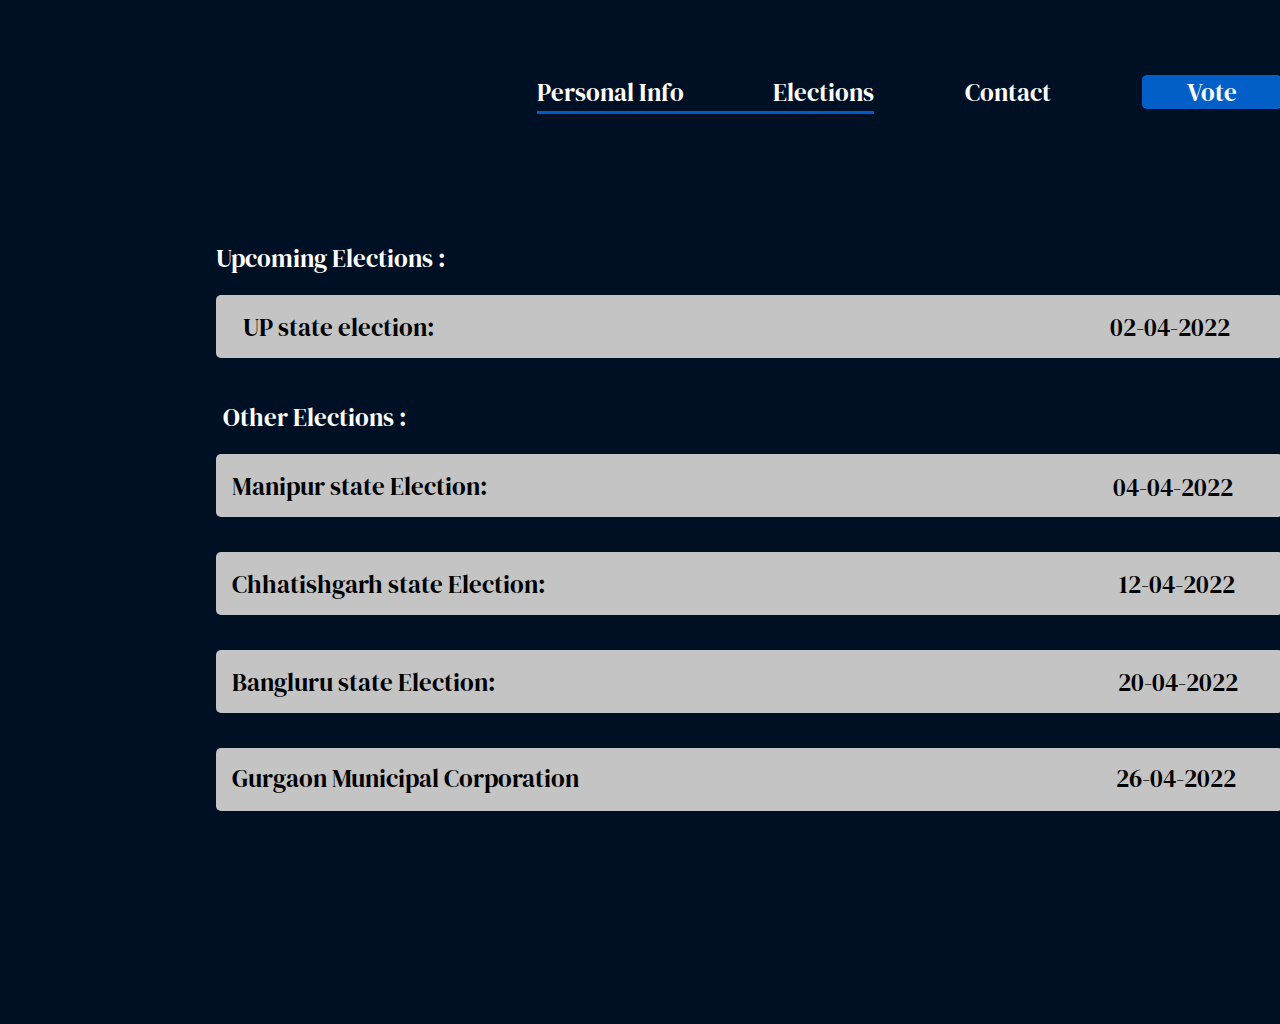
<file: electionpage.html>
<!DOCTYPE html>
<html>
<head>
  <meta charset="utf-8" />
  <link rel="icon" href="/favicon.ico" />
  <meta name="viewport" content="width=device-width, initial-scale=1.0">
  <meta name="theme-color" content="#000000" />
  <title>ElectionPage</title>
  <link rel="stylesheet" href="https://fonts.googleapis.com/css?family=DM+Serif+Display%3A400"/>
  <link rel="stylesheet" href="https://fonts.googleapis.com/css?family=Source+Sans+Pro%3A400"/>
  <link rel="stylesheet" href="./styles/electionpage.css"/>
</head>
<body>
<div class="electionpage-Caq">
  <div class="dashboardnavbar-Lh3">
    <div class="auto-group-rmu9-U2Z">
      <p class="elections-oad">Elections</p>
      <div class="group-7-WE9">Personal Info</div>
    </div>
    <p class="contact-ajo">Contact</p>
    <div class="votebutton-WdT">
      <div class="rectangle-22-4Q5">
      </div>
      <p class="vote-n5B">Vote</p>
    </div>
  </div>
  <p class="upcoming-elections--fem">Upcoming Elections :</p>
  <div class="auto-group-ohj5-yQZ">
    <p class="up-state-election--4gu">UP state election:</p>
    <p class="item-02-04-2022-av9">02-04-2022</p>
  </div>
  <p class="other-elections--HpZ">Other Elections : </p>
  <div class="group-11-bKT">
    <p class="manipur-state-election--u5F">Manipur state Election: </p>
    <p class="item-04-04-2022-ckM">04-04-2022</p>
  </div>
  <div class="group-10-iYV">
    <p class="chhatishgarh-state-election--Rho">Chhatishgarh state Election: </p>
    <p class="item-12-04-2022-Z3K">12-04-2022</p>
  </div>
  <div class="group-9-GiR">
    <p class="bangluru-state-election--nRs">Bangluru state Election:</p>
    <p class="item-20-04-2022-7j3">20-04-2022</p>
  </div>
  <div class="group-8-Rzd">
    <p class="gurgaon-municipal-corporation-wCH">Gurgaon Municipal Corporation</p>
    <p class="item-26-04-2022-GEZ">26-04-2022</p>
  </div>
</div>
</body>
</html>
</file>
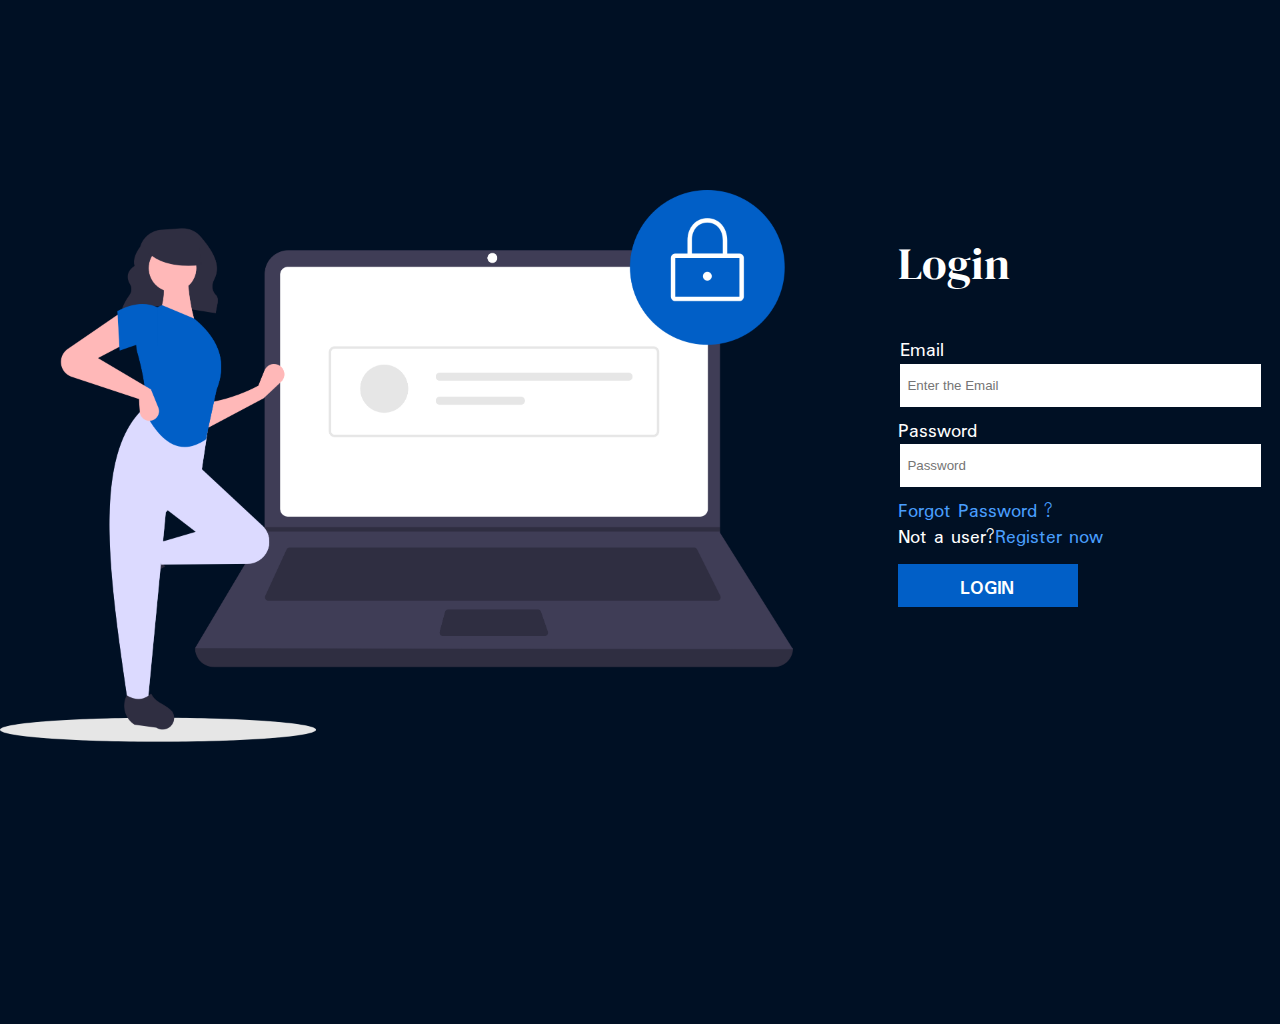
<file: login-page.html>
<!DOCTYPE html>
<html>
<head>
  <meta charset="utf-8" />
  <link rel="icon" href="/favicon.ico" />
  <meta name="viewport" content="width=device-width, initial-scale=1.0">
  <meta name="theme-color" content="#000000" />
  <title>Login Page</title>
  <link rel="stylesheet" href="https://fonts.googleapis.com/css?family=Padauk%3A400%2C700"/>
  <link rel="stylesheet" href="https://fonts.googleapis.com/css?family=DM+Serif+Display%3A400"/>
  <link rel="stylesheet" href="https://fonts.googleapis.com/css?family=Source+Sans+Pro%3A400%2C700"/>
  <link rel="stylesheet" href="./styles/login-page.css"/>
</head>
<body>
<div class="login-page-ufK">
  <img class="login-1-2V3" src="./assets/login-1.png"/>
  <div class="group-4-MnD">
    <div class="auto-group-klww-tn9">
      <p class="login-qhP">Login</p>
      <div class="auto-group-9vrx-AUm">
        <p class="email-hjb">Email</p>
        <input class="rectangle-19-Qe1" type="email" placeholder="  Enter the Email">
      </div>
    </div>
    <div class="auto-group-5srz-jRP">
      <p class="password-grR">Password</p>
      <input class="rectangle-20-cVB" type="password" placeholder="  Password">
    </div>
    <div class="auto-group-ess5-kLV">
      <div class="auto-group-dqyv-6fF">
        <p class="forgot-password--pbF" id="forgot-password--pbF">Forgot Password ?</p>
        <p class="not-a-user-register-now-LpV">
          <span class="not-a-user-register-now-LpV-sub-0">Not a user? </span>
          <span class="not-a-user-register-now-LpV-sub-1" id="not-a-user-register-now-LpV-sub-1">Register now</span>
        </p>
      </div>
      <div class="group-5-Ah3" id="group-5-Ah3">LOGIN</div>
    </div>
  </div>
</div>
</body>
<script>
  const linkButton = document.getElementById('group-5-Ah3');
    linkButton.addEventListener('click', () => {
    window.location.href = 'personalinfo.html';
  });
  const linkBtn = document.getElementById('not-a-user-register-now-LpV-sub-1');
    linkBtn.addEventListener('click', () => {
    window.location.href = 'registration-page.html';
  });
</script>
</html>
</file>
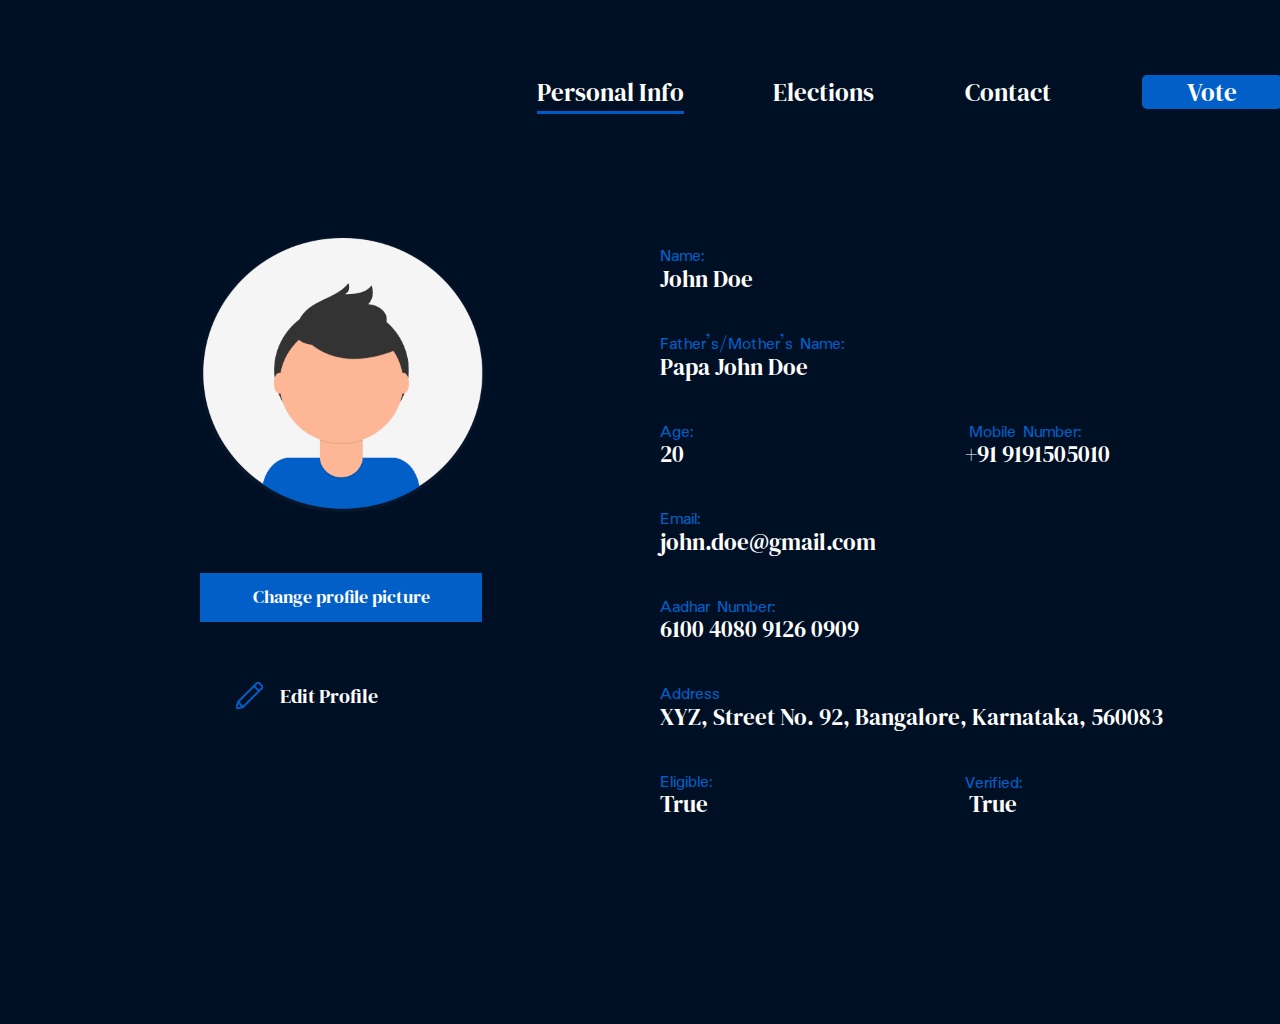
<file: personalinfo.html>
<!DOCTYPE html>
<html>
<head>
  <meta charset="utf-8" />
  <link rel="icon" href="/favicon.ico" />
  <meta name="viewport" content="width=device-width, initial-scale=1.0">
  <meta name="theme-color" content="#000000" />
  <title>PersonalInfo</title>
  <link rel="stylesheet" href="https://fonts.googleapis.com/css?family=DM+Serif+Display%3A400"/>
  <link rel="stylesheet" href="https://fonts.googleapis.com/css?family=Source+Sans+Pro%3A400"/>
  <link rel="stylesheet" href="https://fonts.googleapis.com/css?family=Padauk%3A400"/>
  <link rel="stylesheet" href="./styles/personalinfo.css"/>
</head>
<body>
<div class="personalinfo-nUm">
  <div class="dashboardnavbar-71F">
    <div class="group-7-Rnd">Personal Info</div>
    <p class="elections-sed" id="elections-sed">Elections</p>
    <p class="contact-c6R">Contact</p>
    <div class="votebutton-wPb">
      <div class="rectangle-22-gry">
      </div>
      <p class="vote-pyB">Vote</p>
    </div>
  </div>
  <div class="profile-7xH">
    <div class="auto-group-feum-sRf">
      <img class="group-6-QgV" src="./assets/group-6.png"/>
      <div class="auto-group-o4hb-ZJV">
        <div class="auto-group-vyx3-7L1">Change profile picture</div>
        <div class="auto-group-nkqo-Ap5">
          <img class="vector-6hj" src="./assets/vector-BdP.png"/>
          <p class="edit-profile-qfK">Edit Profile</p>
        </div>
      </div>
    </div>
    <div class="personalinfo-knH">
      <div class="auto-group-rnmt-hxR">
        <div class="auto-group-wvxk-3WV">
          <p class="john-doe-PqF">John Doe</p>
          <p class="name--h5F">Name:</p>
        </div>
        <div class="auto-group-kdid-CXo">
          <p class="papa-john-doe-kJR">Papa John Doe</p>
          <p class="fathers-mothers-name--fRP">Father’s/Mother’s Name:</p>
        </div>
        <div class="auto-group-ywu7-yBB">
          <div class="auto-group-2sxs-6mb">
            <p class="item-19-dFj">20</p>
            <p class="age--Y7o">Age:</p>
          </div>
          <div class="auto-group-aqdo-4M3">
            <p class="item-91-9191505010-RBb">+91 9191505010</p>
            <p class="mobile-number--XVX">Mobile Number:</p>
          </div>
        </div>
        <div class="auto-group-ekrz-3Cy">
          <p class="johndoegmailcom-PXj">john.doe@gmail.com</p>
          <p class="email--uFB">Email:</p>
        </div>
        <div class="auto-group-vwkw-BiV">
          <p class="item-6100-4080-9126-0909-iCd">6100 4080 9126 0909</p>
          <p class="aadhar-number--xMs">Aadhar Number:</p>
        </div>
      </div>
      <div class="auto-group-geh3-eEh">
        <p class="xyz-street-no-92-gurgaon-uttar-pardesh-100021-zJZ">XYZ, Street No. 92, Bangalore, Karnataka, 560083</p>
        <p class="address-gBP">Address</p>
      </div>
      <div class="auto-group-2bgy-anZ">
        <div class="auto-group-gxf3-Ved">
          <p class="true-SZs">True</p>
          <p class="eligible--m6M">Eligible:</p>
        </div>
        <div class="auto-group-9hv7-UmT">
          <p class="true-EVj">True</p>
          <p class="verified--wuw">Verified:</p>
        </div>
      </div>
    </div>
  </div>
</div>
</body>
<script>
  const linkButton = document.getElementById('elections-sed');
    linkButton.addEventListener('click', () => {
    window.location.href = 'electionpage.html';
  });
</script>
</html>
</file>
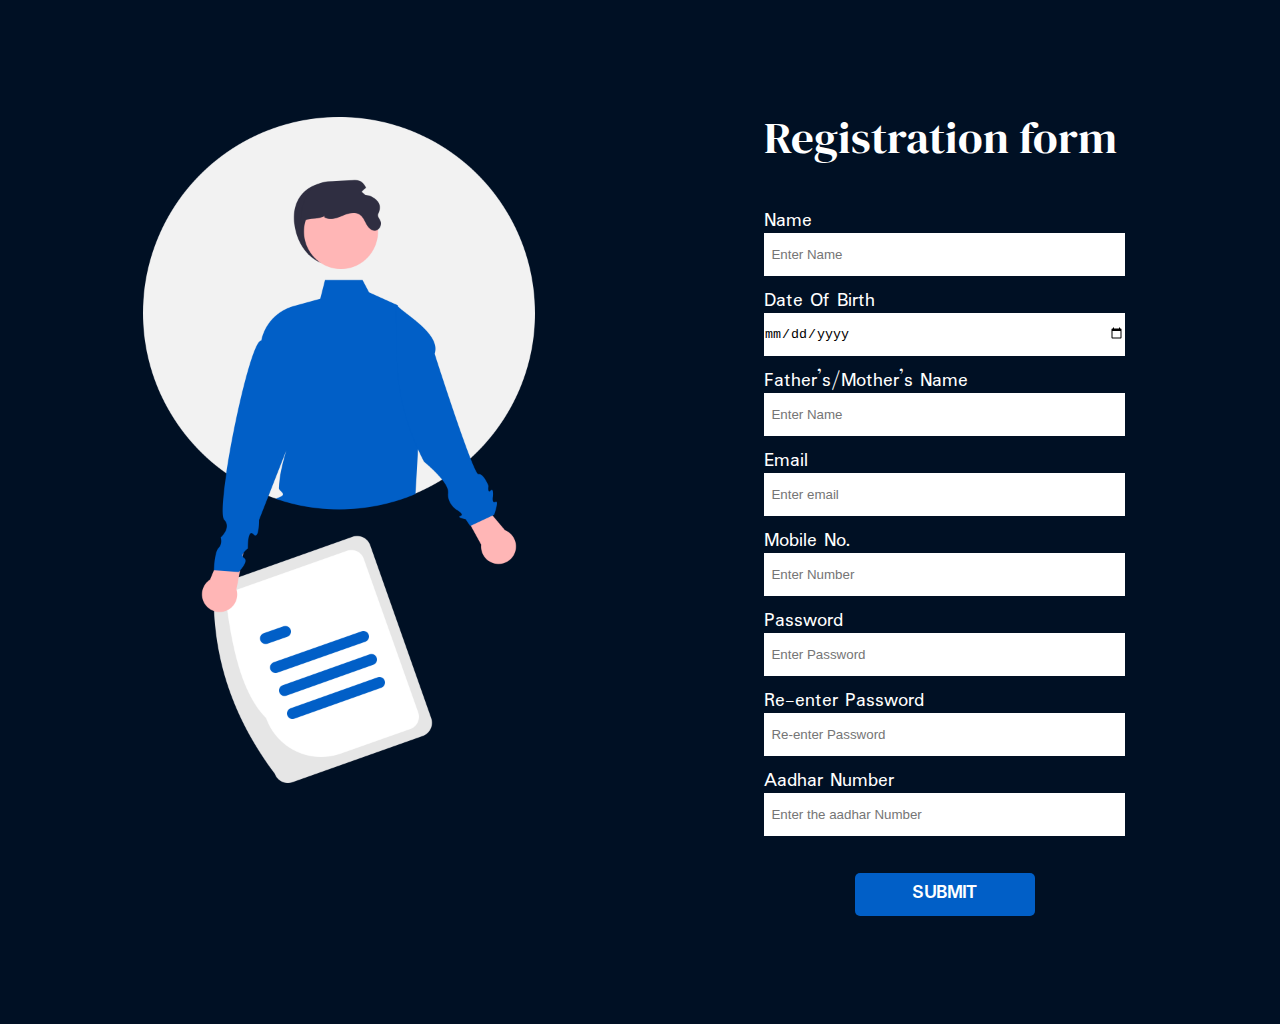
<file: registration-page.html>
<!DOCTYPE html>
<html>
<head>
  <meta charset="utf-8" />
  <link rel="icon" href="/favicon.ico" />
  <meta name="viewport" content="width=device-width, initial-scale=1.0">
  <meta name="theme-color" content="#000000" />
  <title>Registration Page</title>
  <link rel="stylesheet" href="https://fonts.googleapis.com/css?family=DM+Serif+Display%3A400"/>
  <link rel="stylesheet" href="https://fonts.googleapis.com/css?family=Source+Sans+Pro%3A400%2C700"/>
  <link rel="stylesheet" href="https://fonts.googleapis.com/css?family=Padauk%3A400%2C700"/>
  <link rel="stylesheet" href="./styles/registration-page.css"/>
</head>
<body>
<div class="registration-page-Jr1">
  <img class="figure-zyj" src="./assets/figure.png"/>
  <div class="registration-form-JzR">
    <p class="registration-form-2fX">Registration form</p>
    <div class="auto-group-brxu-jK3">
      <input class="rectangle-10-fyP" type="text" placeholder="  Enter Name">
      <p class="name-c7w">Name</p>
    </div>
    <div class="auto-group-ebkh-tLM">
      <input class="rectangle-11-nRj" type="date" placeholder="  Enter Date">
      <p class="date-of-birth-HtH">Date Of Birth</p>
    </div>
    <div class="auto-group-mivk-PwK">
      <input class="rectangle-12-wT3" type="text" placeholder="  Enter Name">
      <p class="fathers-mothers-name-srV">Father’s/Mother’s Name</p>
    </div>
    <div class="auto-group-xg13-Mmf">
      <input class="rectangle-13-uYH" type="email" placeholder="  Enter email">
      <p class="email-FMF">Email</p>
    </div>
    <div class="auto-group-iqn9-ZMw">
      <input class="rectangle-14-WHB" type="number" placeholder="  Enter Number">
      <p class="mobile-no-eeH">Mobile No.</p>
    </div>
    <div class="auto-group-akb7-B8R">
      <input class="rectangle-15-83f" type="password" placeholder="  Enter Password">
      <p class="password-fpH">Password</p>
    </div>
    <div class="auto-group-mtyd-zLm">
      <input class="rectangle-16-jJM" type="password" placeholder="  Re-enter Password">
      <p class="re-enter-password-sQZ">Re-enter Password</p>
    </div>
    <div class="auto-group-b3ad-P81">
      <input class="rectangle-17-JVs" type="text" placeholder="  Enter the aadhar Number">
      <p class="aadhar-number-S6H">Aadhar Number</p>
    </div>
    <div class="auto-group-tpuy-kcm" id="auto-group-tpuy-kcm">SUBMIT</div>
  </div>
</div>
</body>
<script>
  const linkButton = document.getElementById('auto-group-tpuy-kcm');
    linkButton.addEventListener('click', () => {
    window.location.href = 'login-page.html';
  });
</script>
</html>
</file>
<file: styles/electionpage.css>
html {
	font-size:62.5%;
}
* {
	margin: 0;
	padding: 0;
}
ul, li {
	list-style: none;
}
input {
	border: none;
}
body {
  width: 144rem;
}.electionpage-Caq {
  width: 100%;
  height: 102.4rem;
  position: relative;
  overflow: hidden;
  background-color: #001024;
}
.electionpage-Caq .dashboardnavbar-Lh3 {
  width: 74.6rem;
  height: 3.875rem;
  position: absolute;
  left: 53.7rem;
  top: 7.5rem;
  display: flex;
  align-items: flex-start;
  border-radius: 0.5rem;
}
.electionpage-Caq .dashboardnavbar-Lh3 .auto-group-rmu9-U2Z {
  margin-right: 9.1rem;
  width: 33.7rem;
  height: 100%;
  position: relative;
  flex-shrink: 0;
}
.electionpage-Caq .dashboardnavbar-Lh3 .auto-group-rmu9-U2Z .elections-oad {
  width: 10.1rem;
  height: 3.5rem;
  position: absolute;
  left: 23.6rem;
  top: 0;
  font-size: 2.5rem;
  font-weight: 400;
  line-height: 1.37;
  color: #ffffff;
  font-family: DM Serif Display, 'Source Sans Pro';
  white-space: nowrap;
}
.electionpage-Caq .dashboardnavbar-Lh3 .auto-group-rmu9-U2Z .group-7-WE9 {
  width: 33.7rem;
  height: 3.875rem;
  position: absolute;
  left: 0;
  top: 0;
  font-size: 2.5rem;
  font-weight: 400;
  line-height: 1.37;
  color: #ffffff;
  font-family: DM Serif Display, 'Source Sans Pro';
  white-space: nowrap;
  border-bottom: solid 0.3rem #005ac7;
  box-sizing: border-box;
}
.electionpage-Caq .dashboardnavbar-Lh3 .contact-ajo {
  margin-right: 9.1rem;
  font-size: 2.5rem;
  font-weight: 400;
  line-height: 1.37;
  color: #ffffff;
  font-family: DM Serif Display, 'Source Sans Pro';
  white-space: nowrap;
  flex-shrink: 0;
}
.electionpage-Caq .dashboardnavbar-Lh3 .votebutton-WdT {
  width: 14rem;
  height: 3.5rem;
  position: relative;
  border-radius: 0.5rem;
  flex-shrink: 0;
}
.electionpage-Caq .dashboardnavbar-Lh3 .votebutton-WdT .rectangle-22-4Q5 {
  width: 14rem;
  height: 3.4rem;
  position: absolute;
  left: 0;
  top: 0;
  background-color: #015fc7;
  border-radius: 0.5rem;
}
.electionpage-Caq .dashboardnavbar-Lh3 .votebutton-WdT .vote-n5B {
  width: 4.9rem;
  height: 3.5rem;
  position: absolute;
  left: 4.5rem;
  top: 0;
  font-size: 2.5rem;
  font-weight: 400;
  line-height: 1.37;
  color: #ffffff;
  font-family: DM Serif Display, 'Source Sans Pro';
  white-space: nowrap;
}
.electionpage-Caq .upcoming-elections--fem {
  width: 23.2rem;
  height: 3.5rem;
  position: absolute;
  left: 21.6rem;
  top: 24.1rem;
  font-size: 2.5rem;
  font-weight: 400;
  line-height: 1.37;
  color: #ffffff;
  font-family: DM Serif Display, 'Source Sans Pro';
  white-space: nowrap;
}
.electionpage-Caq .auto-group-ohj5-yQZ {
  box-sizing: border-box;
  padding: 1.5rem 5.2rem 1.3rem 2.7rem;
  width: 106.7rem;
  height: 6.3rem;
  position: absolute;
  left: 21.6rem;
  top: 29.5rem;
  display: flex;
  align-items: center;
  background-color: #c4c4c4;
  border-radius: 0.5rem;
}
.electionpage-Caq .auto-group-ohj5-yQZ .up-state-election--4gu {
  margin-right: 67.5rem;
  font-size: 2.5rem;
  font-weight: 400;
  line-height: 1.37;
  color: #000000;
  font-family: DM Serif Display, 'Source Sans Pro';
  white-space: nowrap;
  flex-shrink: 0;
}
.electionpage-Caq .auto-group-ohj5-yQZ .item-02-04-2022-av9 {
  font-size: 2.5rem;
  font-weight: 400;
  line-height: 1.37;
  color: #000000;
  font-family: DM Serif Display, 'Source Sans Pro';
  white-space: nowrap;
  flex-shrink: 0;
}
.electionpage-Caq .other-elections--HpZ {
  width: 18.9rem;
  height: 3.5rem;
  position: absolute;
  left: 22.3rem;
  top: 40rem;
  font-size: 2.5rem;
  font-weight: 400;
  line-height: 1.37;
  color: #ffffff;
  font-family: DM Serif Display, 'Source Sans Pro';
  white-space: nowrap;
}
.electionpage-Caq .group-11-bKT {
  box-sizing: border-box;
  padding: 1.5rem 4.2rem 1.2rem 1.6rem;
  width: 106.7rem;
  height: 6.3rem;
  position: absolute;
  left: 21.6rem;
  top: 45.4rem;
  display: flex;
  align-items: center;
  background-color: #c4c4c4;
  border-radius: 0.5rem;
}
.electionpage-Caq .group-11-bKT .manipur-state-election--u5F {
  margin: 0rem 62.5rem 0.1rem 0rem;
  font-size: 2.5rem;
  font-weight: 400;
  line-height: 1.37;
  color: #000000;
  font-family: DM Serif Display, 'Source Sans Pro';
  white-space: nowrap;
  flex-shrink: 0;
}
.electionpage-Caq .group-11-bKT .item-04-04-2022-ckM {
  margin-top: 0.1rem;
  font-size: 2.5rem;
  font-weight: 400;
  line-height: 1.37;
  color: #000000;
  font-family: DM Serif Display, 'Source Sans Pro';
  white-space: nowrap;
  flex-shrink: 0;
}
.electionpage-Caq .group-10-iYV {
  box-sizing: border-box;
  padding: 1.5rem 4.2rem 1.3rem 1.6rem;
  width: 106.7rem;
  height: 6.3rem;
  position: absolute;
  left: 21.6rem;
  top: 55.2rem;
  display: flex;
  align-items: center;
  background-color: #c4c4c4;
  border-radius: 0.5rem;
}
.electionpage-Caq .group-10-iYV .chhatishgarh-state-election--Rho {
  margin-right: 57.3rem;
  font-size: 2.5rem;
  font-weight: 400;
  line-height: 1.37;
  color: #000000;
  font-family: DM Serif Display, 'Source Sans Pro';
  white-space: nowrap;
  flex-shrink: 0;
}
.electionpage-Caq .group-10-iYV .item-12-04-2022-Z3K {
  font-size: 2.5rem;
  font-weight: 400;
  line-height: 1.37;
  color: #000000;
  font-family: DM Serif Display, 'Source Sans Pro';
  white-space: nowrap;
  flex-shrink: 0;
}
.electionpage-Caq .group-9-GiR {
  box-sizing: border-box;
  padding: 1.5rem 4.3rem 1.3rem 1.6rem;
  width: 106.7rem;
  height: 6.3rem;
  position: absolute;
  left: 21.6rem;
  top: 65rem;
  display: flex;
  align-items: center;
  background-color: #c4c4c4;
  border-radius: 0.5rem;
}
.electionpage-Caq .group-9-GiR .bangluru-state-election--nRs {
  margin-right: 62.2rem;
  font-size: 2.5rem;
  font-weight: 400;
  line-height: 1.37;
  color: #000000;
  font-family: DM Serif Display, 'Source Sans Pro';
  white-space: nowrap;
  flex-shrink: 0;
}
.electionpage-Caq .group-9-GiR .item-20-04-2022-7j3 {
  font-size: 2.5rem;
  font-weight: 400;
  line-height: 1.37;
  color: #000000;
  font-family: DM Serif Display, 'Source Sans Pro';
  white-space: nowrap;
  flex-shrink: 0;
}
.electionpage-Caq .group-8-Rzd {
  box-sizing: border-box;
  padding: 1.3rem 4.2rem 1.5rem 1.6rem;
  width: 106.7rem;
  height: 6.3rem;
  position: absolute;
  left: 21.6rem;
  top: 74.8rem;
  display: flex;
  align-items: center;
  background-color: #c4c4c4;
  border-radius: 0.5rem;
}
.electionpage-Caq .group-8-Rzd .gurgaon-municipal-corporation-wCH {
  margin-right: 53.7rem;
  font-size: 2.5rem;
  font-weight: 400;
  line-height: 1.37;
  color: #000000;
  font-family: DM Serif Display, 'Source Sans Pro';
  white-space: nowrap;
  flex-shrink: 0;
}
.electionpage-Caq .group-8-Rzd .item-26-04-2022-GEZ {
  font-size: 2.5rem;
  font-weight: 400;
  line-height: 1.37;
  color: #000000;
  font-family: DM Serif Display, 'Source Sans Pro';
  white-space: nowrap;
  flex-shrink: 0;
}
</file>
<file: styles/login-page.css>
html {
	font-size:62.5%;
}
* {
	margin: 0;
	padding: 0;
}
ul, li {
	list-style: none;
}
input {
	border: none;
}
body {
  width: 144rem;
}.login-page-ufK {
  box-sizing: border-box;
  padding: 19rem 29rem 28.227rem 0rem;
  width: 100%;
  overflow: hidden;
  position: relative;
  display: flex;
  align-items: center;
  background-color: #001024;
}
.login-page-ufK .login-1-2V3 {
  margin-right: 10.5rem;
  width: 79.3rem;
  height: 55.1731rem;
  position: relative;
  object-fit: contain;
  vertical-align: top;
  flex-shrink: 0;
}
.login-page-ufK .group-4-MnD {
  margin-bottom: 9.1731rem;
  width: 36.3rem;
  align-items: center;
  display: flex;
  flex-direction: column;
  flex-shrink: 0;
}
.login-page-ufK .group-4-MnD .auto-group-klww-tn9 {
  box-sizing: border-box;
  padding-bottom: 1.1rem;
  width: 100%;
  display: flex;
  flex-direction: column;
  flex-shrink: 0;
}
.login-page-ufK .group-4-MnD .auto-group-klww-tn9 .login-qhP {
  margin-bottom: 4.2rem;
  font-size: 4.5rem;
  font-weight: 400;
  line-height: 1.37;
  color: #ffffff;
  font-family: DM Serif Display, 'Source Sans Pro';
  white-space: nowrap;
  flex-shrink: 0;
}
.login-page-ufK .group-4-MnD .auto-group-klww-tn9 .auto-group-9vrx-AUm {
  margin-left: 0.2rem;
  width: 36.1rem;
  height: 7rem;
  position: relative;
  flex-shrink: 0;
}
.login-page-ufK .group-4-MnD .auto-group-klww-tn9 .auto-group-9vrx-AUm .email-hjb {
  width: 4.4rem;
  height: 3rem;
  position: absolute;
  left: 0;
  top: 0;
  font-size: 2rem;
  font-weight: 400;
  line-height: 1.475;
  color: #ffffff;
  font-family: Padauk, 'Source Sans Pro';
  white-space: nowrap;
}
.login-page-ufK .group-4-MnD .auto-group-klww-tn9 .auto-group-9vrx-AUm .rectangle-19-Qe1 {
  width: 36.1rem;
  height: 4.3rem;
  position: absolute;
  left: 0;
  top: 2.7rem;
  background-color: #ffffff;
}
.login-page-ufK .group-4-MnD .auto-group-5srz-jRP {
  width: 100%;
  height: 6.9rem;
  position: relative;
  flex-shrink: 0;
}
.login-page-ufK .group-4-MnD .auto-group-5srz-jRP .password-grR {
  width: 7.9rem;
  height: 3rem;
  position: absolute;
  left: 0;
  top: 0;
  font-size: 2rem;
  font-weight: 400;
  line-height: 1.475;
  color: #ffffff;
  font-family: Padauk, 'Source Sans Pro';
  white-space: nowrap;
}
.login-page-ufK .group-4-MnD .auto-group-5srz-jRP .rectangle-20-cVB {
  width: 36.1rem;
  height: 4.3rem;
  position: absolute;
  left: 0.2rem;
  top: 2.6rem;
  background-color: #ffffff;
}
.login-page-ufK .group-4-MnD .auto-group-ess5-kLV {
  box-sizing: border-box;
  padding-top: 1.1rem;
  width: 100%;
  display: flex;
  flex-direction: column;
  flex-shrink: 0;
}
.login-page-ufK .group-4-MnD .auto-group-ess5-kLV .auto-group-dqyv-6fF {
  margin-bottom: 1rem;
  width: 21.2rem;
  height: 5.6rem;
  position: relative;
  flex-shrink: 0;
}
.login-page-ufK .group-4-MnD .auto-group-ess5-kLV .auto-group-dqyv-6fF .forgot-password--pbF {
  width: 15.6rem;
  height: 3rem;
  position: absolute;
  left: 0;
  top: 0;
  font-size: 2rem;
  font-weight: 400;
  line-height: 1.475;
  color: #499efd;
  font-family: Padauk, 'Source Sans Pro';
  white-space: nowrap;
}
.login-page-ufK .group-4-MnD .auto-group-ess5-kLV .auto-group-dqyv-6fF .not-a-user-register-now-LpV {
  width: 21.2rem;
  height: 3rem;
  cursor: pointer;
  position: absolute;
  left: 0;
  top: 2.6rem;
  font-size: 2rem;
  font-weight: 400;
  line-height: 1.475;
  color: #499efd;
  font-family: Padauk, 'Source Sans Pro';
  white-space: nowrap;
  display: flex;
  align-items: baseline;
}
.login-page-ufK .group-4-MnD .auto-group-ess5-kLV .auto-group-dqyv-6fF .not-a-user-register-now-LpV .not-a-user-register-now-LpV-sub-0 {
  font-size: 2rem;
  font-weight: 400;
  line-height: 1.475;
  color: #ffffff;
  font-family: Padauk, 'Source Sans Pro';
}
.login-page-ufK .group-4-MnD .auto-group-ess5-kLV .auto-group-dqyv-6fF .not-a-user-register-now-LpV .not-a-user-register-now-LpV-sub-1 {
}
.login-page-ufK .group-4-MnD .auto-group-ess5-kLV .group-5-Ah3 {
  margin-right: 18.3rem;
  box-sizing: border-box;
  padding: 1.1rem 6.3rem 0.2rem 6.2rem;
  cursor: pointer;
  font-size: 2rem;
  font-weight: 700;
  line-height: 1.475;
  color: #ffffff;
  font-family: Padauk, 'Source Sans Pro';
  white-space: nowrap;
  background-color: #015fc7;
  flex-shrink: 0;
}
</file>
<file: styles/personalinfo.css>
html {
	font-size:62.5%;
}
* {
	margin: 0;
	padding: 0;
}
ul, li {
	list-style: none;
}
input {
	border: none;
}
body {
  width: 144rem;
}.personalinfo-nUm {
  box-sizing: border-box;
  padding: 7.5rem 15.7rem 20.3rem 20rem;
  width: 100%;
  overflow: hidden;
  position: relative;
  align-items: center;
  display: flex;
  flex-direction: column;
  background-color: #001024;
}
.personalinfo-nUm .dashboardnavbar-71F {
  margin: 0rem 0rem 12.25rem 33.696rem;
  height: 3.85rem;
  display: flex;
  align-items: flex-start;
  border-radius: 0.5rem;
  flex-shrink: 0;
}
.personalinfo-nUm .dashboardnavbar-71F .group-7-Rnd {
  margin-right: 8.9958rem;
  box-sizing: border-box;
  padding: 0rem 0.004rem 0rem 0.004rem;
  width: 14.6085rem;
  height: 100%;
  font-size: 2.5rem;
  font-weight: 400;
  line-height: 1.37;
  color: #ffffff;
  font-family: DM Serif Display, 'Source Sans Pro';
  white-space: nowrap;
  border-bottom: solid 0.3rem #005ac7;
  flex-shrink: 0;
}
.personalinfo-nUm .dashboardnavbar-71F .elections-sed {
  margin-right: 9.1rem;
  font-size: 2.5rem;
  font-weight: 400;
  line-height: 1.37;
  color: #ffffff;
  font-family: DM Serif Display, 'Source Sans Pro';
  white-space: nowrap;
  flex-shrink: 0;
  cursor:pointer;
}
.personalinfo-nUm .dashboardnavbar-71F .contact-c6R {
  margin-right: 9.1rem;
  cursor: pointer;
  font-size: 2.5rem;
  font-weight: 400;
  line-height: 1.37;
  color: #ffffff;
  font-family: DM Serif Display, 'Source Sans Pro';
  white-space: nowrap;
  flex-shrink: 0;
}
.personalinfo-nUm .dashboardnavbar-71F .votebutton-wPb {
  width: 14rem;
  height: 3.5rem;
  position: relative;
  border-radius: 0.5rem;
  flex-shrink: 0;
}
.personalinfo-nUm .dashboardnavbar-71F .votebutton-wPb .rectangle-22-gry {
  width: 14rem;
  height: 3.4rem;
  position: absolute;
  left: 0;
  top: 0;
  background-color: #015fc7;
  border-radius: 0.5rem;
}
.personalinfo-nUm .dashboardnavbar-71F .votebutton-wPb .vote-pyB {
  width: 4.9rem;
  height: 3.5rem;
  position: absolute;
  left: 4.5rem;
  top: 0;
  font-size: 2.5rem;
  font-weight: 400;
  line-height: 1.37;
  color: #ffffff;
  font-family: DM Serif Display, 'Source Sans Pro';
  white-space: nowrap;
}
.personalinfo-nUm .profile-7xH {
  margin-right: 11.5rem;
  width: calc(100% - 11.5rem);
  display: flex;
  align-items: flex-start;
  flex-shrink: 0;
}
.personalinfo-nUm .profile-7xH .auto-group-feum-sRf {
  margin-right: 17.5rem;
  width: 28.5rem;
  align-items: center;
  display: flex;
  flex-direction: column;
  flex-shrink: 0;
}
.personalinfo-nUm .profile-7xH .auto-group-feum-sRf .group-6-QgV {
  width: 28.5rem;
  height: 27.5994rem;
  object-fit: contain;
  vertical-align: top;
  flex-shrink: 0;
}
.personalinfo-nUm .profile-7xH .auto-group-feum-sRf .auto-group-o4hb-ZJV {
  box-sizing: border-box;
  padding-top: 6.1006rem;
  width: 100%;
  display: flex;
  flex-direction: column;
  flex-shrink: 0;
}
.personalinfo-nUm .profile-7xH .auto-group-feum-sRf .auto-group-o4hb-ZJV .auto-group-vyx3-7L1 {
  margin-bottom: 6rem;
  width: 28.2rem;
  height: 4.9rem;
  font-size: 1.8rem;
  font-weight: 400;
  line-height: 1.37;
  color: #ffffff;
  font-family: DM Serif Display, 'Source Sans Pro';
  white-space: nowrap;
  display: flex;
  align-items: center;
  justify-content: center;
  background-color: #015fc7;
  flex-shrink: 0;
  cursor: pointer;
}
.personalinfo-nUm .profile-7xH .auto-group-feum-sRf .auto-group-o4hb-ZJV .auto-group-nkqo-Ap5 {
  margin: 0rem 10.7rem 0rem 3.6rem;
  width: calc(100% - 14.3rem);
  display: flex;
  align-items: flex-start;
  flex-shrink: 0;
}
.personalinfo-nUm .profile-7xH .auto-group-feum-sRf .auto-group-o4hb-ZJV .auto-group-nkqo-Ap5 .vector-6hj {
  margin-right: 1.7rem;
  width: 2.7rem;
  height: 2.7rem;
  object-fit: contain;
  vertical-align: top;
  flex-shrink: 0;
}
.personalinfo-nUm .profile-7xH .auto-group-feum-sRf .auto-group-o4hb-ZJV .auto-group-nkqo-Ap5 .edit-profile-qfK {
  margin-top: 0.1rem;
  font-size: 2rem;
  font-weight: 400;
  line-height: 1.37;
  color: #ffffff;
  font-family: DM Serif Display, 'Source Sans Pro';
  white-space: nowrap;
  flex-shrink: 0;
}
.personalinfo-nUm .profile-7xH .personalinfo-knH {
  margin-top: 0.8rem;
  width: 50.8rem;
  flex-shrink: 0;
}
.personalinfo-nUm .profile-7xH .personalinfo-knH .auto-group-rnmt-hxR {
  box-sizing: border-box;
  padding-bottom: 3.6rem;
  width: 100%;
  row-gap: 3.6rem;
  display: flex;
  flex-direction: column;
}
.personalinfo-nUm .profile-7xH .personalinfo-knH .auto-group-rnmt-hxR .auto-group-wvxk-3WV {
  width: 9.3rem;
  height: 5.2rem;
  position: relative;
  flex-shrink: 0;
}
.personalinfo-nUm .profile-7xH .personalinfo-knH .auto-group-rnmt-hxR .auto-group-wvxk-3WV .john-doe-PqF {
  width: 9.3rem;
  height: 3.2rem;
  position: absolute;
  left: 0;
  top: 2rem;
  font-size: 2.3rem;
  font-weight: 400;
  line-height: 1.37;
  color: #ffffff;
  font-family: DM Serif Display, 'Source Sans Pro';
  white-space: nowrap;
}
.personalinfo-nUm .profile-7xH .personalinfo-knH .auto-group-rnmt-hxR .auto-group-wvxk-3WV .name--h5F {
  width: 4.7rem;
  height: 2.7rem;
  position: absolute;
  left: 0;
  top: 0;
  font-size: 1.8rem;
  font-weight: 400;
  line-height: 1.475;
  color: #015fc7;
  font-family: Padauk, 'Source Sans Pro';
  white-space: nowrap;
}
.personalinfo-nUm .profile-7xH .personalinfo-knH .auto-group-rnmt-hxR .auto-group-kdid-CXo {
  width: 18.4rem;
  height: 5.2rem;
  position: relative;
  flex-shrink: 0;
}
.personalinfo-nUm .profile-7xH .personalinfo-knH .auto-group-rnmt-hxR .auto-group-kdid-CXo .papa-john-doe-kJR {
  width: 14.7rem;
  height: 3.2rem;
  position: absolute;
  left: 0;
  top: 2rem;
  font-size: 2.3rem;
  font-weight: 400;
  line-height: 1.37;
  color: #ffffff;
  font-family: DM Serif Display, 'Source Sans Pro';
  white-space: nowrap;
}
.personalinfo-nUm .profile-7xH .personalinfo-knH .auto-group-rnmt-hxR .auto-group-kdid-CXo .fathers-mothers-name--fRP {
  width: 18.4rem;
  height: 2.7rem;
  position: absolute;
  left: 0;
  top: 0;
  font-size: 1.8rem;
  font-weight: 400;
  line-height: 1.475;
  color: #015fc7;
  font-family: Padauk, 'Source Sans Pro';
  white-space: nowrap;
}
.personalinfo-nUm .profile-7xH .personalinfo-knH .auto-group-rnmt-hxR .auto-group-ywu7-yBB {
  margin-right: 5.7rem;
  width: calc(100% - 5.7rem);
  height: 5.1rem;
  display: flex;
  align-items: center;
  flex-shrink: 0;
}
.personalinfo-nUm .profile-7xH .personalinfo-knH .auto-group-rnmt-hxR .auto-group-ywu7-yBB .auto-group-2sxs-6mb {
  margin-right: 27.1rem;
  width: 3.4rem;
  height: 100%;
  position: relative;
  flex-shrink: 0;
}
.personalinfo-nUm .profile-7xH .personalinfo-knH .auto-group-rnmt-hxR .auto-group-ywu7-yBB .auto-group-2sxs-6mb .item-19-dFj {
  width: 2.1rem;
  height: 3.2rem;
  position: absolute;
  left: 0;
  top: 1.9rem;
  font-size: 2.3rem;
  font-weight: 400;
  line-height: 1.37;
  color: #ffffff;
  font-family: DM Serif Display, 'Source Sans Pro';
  white-space: nowrap;
}
.personalinfo-nUm .profile-7xH .personalinfo-knH .auto-group-rnmt-hxR .auto-group-ywu7-yBB .auto-group-2sxs-6mb .age--Y7o {
  width: 3.4rem;
  height: 2.7rem;
  position: absolute;
  left: 0;
  top: 0;
  font-size: 1.8rem;
  font-weight: 400;
  line-height: 1.475;
  color: #015fc7;
  font-family: Padauk, 'Source Sans Pro';
  white-space: nowrap;
}
.personalinfo-nUm .profile-7xH .personalinfo-knH .auto-group-rnmt-hxR .auto-group-ywu7-yBB .auto-group-aqdo-4M3 {
  width: 14.6rem;
  height: 100%;
  position: relative;
  flex-shrink: 0;
}
.personalinfo-nUm .profile-7xH .personalinfo-knH .auto-group-rnmt-hxR .auto-group-ywu7-yBB .auto-group-aqdo-4M3 .item-91-9191505010-RBb {
  width: 14.6rem;
  height: 3.2rem;
  position: absolute;
  left: 0;
  top: 1.9rem;
  font-size: 2.3rem;
  font-weight: 400;
  line-height: 1.37;
  color: #ffffff;
  font-family: DM Serif Display, 'Source Sans Pro';
  white-space: nowrap;
}
.personalinfo-nUm .profile-7xH .personalinfo-knH .auto-group-rnmt-hxR .auto-group-ywu7-yBB .auto-group-aqdo-4M3 .mobile-number--XVX {
  width: 11.7rem;
  height: 2.7rem;
  position: absolute;
  left: 0.4rem;
  top: 0;
  font-size: 1.8rem;
  font-weight: 400;
  line-height: 1.475;
  color: #015fc7;
  font-family: Padauk, 'Source Sans Pro';
  white-space: nowrap;
}
.personalinfo-nUm .profile-7xH .personalinfo-knH .auto-group-rnmt-hxR .auto-group-ekrz-3Cy {
  width: 21.7rem;
  height: 5.2rem;
  position: relative;
  flex-shrink: 0;
}
.personalinfo-nUm .profile-7xH .personalinfo-knH .auto-group-rnmt-hxR .auto-group-ekrz-3Cy .johndoegmailcom-PXj {
  width: 21.7rem;
  height: 3.2rem;
  position: absolute;
  left: 0;
  top: 2rem;
  font-size: 2.3rem;
  font-weight: 400;
  line-height: 1.37;
  color: #ffffff;
  font-family: DM Serif Display, 'Source Sans Pro';
  white-space: nowrap;
}
.personalinfo-nUm .profile-7xH .personalinfo-knH .auto-group-rnmt-hxR .auto-group-ekrz-3Cy .email--uFB {
  width: 4.3rem;
  height: 2.7rem;
  position: absolute;
  left: 0;
  top: 0;
  font-size: 1.8rem;
  font-weight: 400;
  line-height: 1.475;
  color: #015fc7;
  font-family: Padauk, 'Source Sans Pro';
  white-space: nowrap;
}
.personalinfo-nUm .profile-7xH .personalinfo-knH .auto-group-rnmt-hxR .auto-group-vwkw-BiV {
  width: 19.8rem;
  height: 5.1rem;
  position: relative;
  flex-shrink: 0;
}
.personalinfo-nUm .profile-7xH .personalinfo-knH .auto-group-rnmt-hxR .auto-group-vwkw-BiV .item-6100-4080-9126-0909-iCd {
  width: 19.8rem;
  height: 3.2rem;
  position: absolute;
  left: 0;
  top: 1.9rem;
  font-size: 2.3rem;
  font-weight: 400;
  line-height: 1.37;
  color: #ffffff;
  font-family: DM Serif Display, 'Source Sans Pro';
  white-space: nowrap;
}
.personalinfo-nUm .profile-7xH .personalinfo-knH .auto-group-rnmt-hxR .auto-group-vwkw-BiV .aadhar-number--xMs {
  width: 12.1rem;
  height: 2.7rem;
  position: absolute;
  left: 0;
  top: 0;
  font-size: 1.8rem;
  font-weight: 400;
  line-height: 1.475;
  color: #015fc7;
  font-family: Padauk, 'Source Sans Pro';
  white-space: nowrap;
}
.personalinfo-nUm .profile-7xH .personalinfo-knH .auto-group-geh3-eEh {
  margin-bottom: 3.6rem;
  width: 100%;
  height: 5.2rem;
  position: relative;
}
.personalinfo-nUm .profile-7xH .personalinfo-knH .auto-group-geh3-eEh .xyz-street-no-92-gurgaon-uttar-pardesh-100021-zJZ {
  width: 50.8rem;
  height: 3.2rem;
  position: absolute;
  left: 0;
  top: 2rem;
  font-size: 2.3rem;
  font-weight: 400;
  line-height: 1.37;
  color: #ffffff;
  font-family: DM Serif Display, 'Source Sans Pro';
  white-space: nowrap;
}
.personalinfo-nUm .profile-7xH .personalinfo-knH .auto-group-geh3-eEh .address-gBP {
  width: 6.1rem;
  height: 2.7rem;
  position: absolute;
  left: 0;
  top: 0;
  font-size: 1.8rem;
  font-weight: 400;
  line-height: 1.475;
  color: #015fc7;
  font-family: Padauk, 'Source Sans Pro';
  white-space: nowrap;
}
.personalinfo-nUm .profile-7xH .personalinfo-knH .auto-group-2bgy-anZ {
  margin-right: 14.4rem;
  width: calc(100% - 14.4rem);
  height: 5.1rem;
  display: flex;
  align-items: flex-end;
}
.personalinfo-nUm .profile-7xH .personalinfo-knH .auto-group-2bgy-anZ .auto-group-gxf3-Ved {
  margin-right: 25rem;
  width: 5.5rem;
  height: 100%;
  position: relative;
  flex-shrink: 0;
}
.personalinfo-nUm .profile-7xH .personalinfo-knH .auto-group-2bgy-anZ .auto-group-gxf3-Ved .true-SZs {
  width: 4.9rem;
  height: 3.2rem;
  position: absolute;
  left: 0;
  top: 1.9rem;
  font-size: 2.3rem;
  font-weight: 400;
  line-height: 1.37;
  color: #ffffff;
  font-family: DM Serif Display, 'Source Sans Pro';
  white-space: nowrap;
}
.personalinfo-nUm .profile-7xH .personalinfo-knH .auto-group-2bgy-anZ .auto-group-gxf3-Ved .eligible--m6M {
  width: 5.5rem;
  height: 2.7rem;
  position: absolute;
  left: 0;
  top: 0;
  font-size: 1.8rem;
  font-weight: 400;
  line-height: 1.475;
  color: #015fc7;
  font-family: Padauk, 'Source Sans Pro';
  white-space: nowrap;
}
.personalinfo-nUm .profile-7xH .personalinfo-knH .auto-group-2bgy-anZ .auto-group-9hv7-UmT {
  width: 5.9rem;
  height: 5rem;
  position: relative;
  flex-shrink: 0;
}
.personalinfo-nUm .profile-7xH .personalinfo-knH .auto-group-2bgy-anZ .auto-group-9hv7-UmT .true-EVj {
  width: 4.9rem;
  height: 3.2rem;
  position: absolute;
  left: 0.4rem;
  top: 1.8rem;
  font-size: 2.3rem;
  font-weight: 400;
  line-height: 1.37;
  color: #ffffff;
  font-family: DM Serif Display, 'Source Sans Pro';
  white-space: nowrap;
}
.personalinfo-nUm .profile-7xH .personalinfo-knH .auto-group-2bgy-anZ .auto-group-9hv7-UmT .verified--wuw {
  width: 5.9rem;
  height: 2.7rem;
  position: absolute;
  left: 0;
  top: 0;
  font-size: 1.8rem;
  font-weight: 400;
  line-height: 1.475;
  color: #015fc7;
  font-family: Padauk, 'Source Sans Pro';
  white-space: nowrap;
}
</file>
<file: styles/registration-page.css>
html {
	font-size:62.5%;
}
* {
	margin: 0;
	padding: 0;
}
ul, li {
	list-style: none;
}
input {
	border: none;
}
body {
  width: 144rem;
}.registration-page-Jr1 {
  box-sizing: border-box;
  padding: 10.7rem 31.5rem 10.8rem 14.3rem;
  width: 100%;
  overflow: hidden;
  position: relative;
  display: flex;
  align-items: center;
  background-color: #001024;
}
.registration-page-Jr1 .figure-zyj {
  margin: 0rem 22.9rem 12.3rem 0rem;
  width: 39.2rem;
  height: 66.6rem;
  position: relative;
  object-fit: contain;
  vertical-align: top;
  flex-shrink: 0;
}
.registration-page-Jr1 .registration-form-JzR {
  width: 36.1rem;
  height: 80.9rem;
  align-items: center;
  display: flex;
  flex-direction: column;
  flex-shrink: 0;
}
.registration-page-Jr1 .registration-form-JzR .registration-form-2fX {
  margin: 0rem 0.8rem 3.8rem 0rem;
  font-size: 4.5rem;
  font-weight: 400;
  line-height: 1.37;
  color: #ffffff;
  font-family: DM Serif Display, 'Source Sans Pro';
  white-space: nowrap;
  flex-shrink: 0;
}
.registration-page-Jr1 .registration-form-JzR .auto-group-brxu-jK3 {
  margin-bottom: 1.1rem;
  width: 100%;
  height: 6.9rem;
  position: relative;
  flex-shrink: 0;
}
.registration-page-Jr1 .registration-form-JzR .auto-group-brxu-jK3 .rectangle-10-fyP {
  width: 36.1rem;
  height: 4.3rem;
  position: absolute;
  left: 0;
  top: 2.6rem;
  background-color: #ffffff;
}
.registration-page-Jr1 .registration-form-JzR .auto-group-brxu-jK3 .name-c7w {
  width: 4.8rem;
  height: 3rem;
  position: absolute;
  left: 0;
  top: 0;
  font-size: 2rem;
  font-weight: 400;
  line-height: 1.475;
  color: #ffffff;
  font-family: Padauk, 'Source Sans Pro';
  white-space: nowrap;
}
.registration-page-Jr1 .registration-form-JzR .auto-group-ebkh-tLM {
  margin-bottom: 1.1rem;
  width: 100%;
  height: 6.9rem;
  position: relative;
  flex-shrink: 0;
}
.registration-page-Jr1 .registration-form-JzR .auto-group-ebkh-tLM .rectangle-11-nRj {
  width: 36.1rem;
  height: 4.3rem;
  position: absolute;
  left: 0;
  top: 2.6rem;
  background-color: #ffffff;
}
.registration-page-Jr1 .registration-form-JzR .auto-group-ebkh-tLM .date-of-birth-HtH {
  width: 11rem;
  height: 3rem;
  position: absolute;
  left: 0;
  top: 0;
  font-size: 2rem;
  font-weight: 400;
  line-height: 1.475;
  color: #ffffff;
  font-family: Padauk, 'Source Sans Pro';
  white-space: nowrap;
}
.registration-page-Jr1 .registration-form-JzR .auto-group-mivk-PwK {
  margin-bottom: 1.1rem;
  width: 100%;
  height: 6.9rem;
  position: relative;
  flex-shrink: 0;
}
.registration-page-Jr1 .registration-form-JzR .auto-group-mivk-PwK .rectangle-12-wT3 {
  width: 36.1rem;
  height: 4.3rem;
  position: absolute;
  left: 0;
  top: 2.6rem;
  background-color: #ffffff;
}
.registration-page-Jr1 .registration-form-JzR .auto-group-mivk-PwK .fathers-mothers-name-srV {
  width: 20.1rem;
  height: 3rem;
  position: absolute;
  left: 0;
  top: 0;
  font-size: 2rem;
  font-weight: 400;
  line-height: 1.475;
  color: #ffffff;
  font-family: Padauk, 'Source Sans Pro';
  white-space: nowrap;
}
.registration-page-Jr1 .registration-form-JzR .auto-group-xg13-Mmf {
  margin-bottom: 1.1rem;
  width: 100%;
  height: 6.9rem;
  position: relative;
  flex-shrink: 0;
}
.registration-page-Jr1 .registration-form-JzR .auto-group-xg13-Mmf .rectangle-13-uYH {
  width: 36.1rem;
  height: 4.3rem;
  position: absolute;
  left: 0;
  top: 2.6rem;
  background-color: #ffffff;
}
.registration-page-Jr1 .registration-form-JzR .auto-group-xg13-Mmf .email-FMF {
  width: 4.4rem;
  height: 3rem;
  position: absolute;
  left: 0;
  top: 0;
  font-size: 2rem;
  font-weight: 400;
  line-height: 1.475;
  color: #ffffff;
  font-family: Padauk, 'Source Sans Pro';
  white-space: nowrap;
}
.registration-page-Jr1 .registration-form-JzR .auto-group-iqn9-ZMw {
  margin-bottom: 1.1rem;
  width: 100%;
  height: 6.9rem;
  position: relative;
  flex-shrink: 0;
}
.registration-page-Jr1 .registration-form-JzR .auto-group-iqn9-ZMw .rectangle-14-WHB {
  width: 36.1rem;
  height: 4.3rem;
  position: absolute;
  left: 0;
  top: 2.6rem;
  background-color: #ffffff;
}
.registration-page-Jr1 .registration-form-JzR .auto-group-iqn9-ZMw .mobile-no-eeH {
  width: 8.8rem;
  height: 3rem;
  position: absolute;
  left: 0;
  top: 0;
  font-size: 2rem;
  font-weight: 400;
  line-height: 1.475;
  color: #ffffff;
  font-family: Padauk, 'Source Sans Pro';
  white-space: nowrap;
}
.registration-page-Jr1 .registration-form-JzR .auto-group-akb7-B8R {
  margin-bottom: 1.1rem;
  width: 100%;
  height: 6.9rem;
  position: relative;
  flex-shrink: 0;
}
.registration-page-Jr1 .registration-form-JzR .auto-group-akb7-B8R .rectangle-15-83f {
  width: 36.1rem;
  height: 4.3rem;
  position: absolute;
  left: 0;
  top: 2.6rem;
  background-color: #ffffff;
}
.registration-page-Jr1 .registration-form-JzR .auto-group-akb7-B8R .password-fpH {
  width: 7.9rem;
  height: 3rem;
  position: absolute;
  left: 0;
  top: 0;
  font-size: 2rem;
  font-weight: 400;
  line-height: 1.475;
  color: #ffffff;
  font-family: Padauk, 'Source Sans Pro';
  white-space: nowrap;
}
.registration-page-Jr1 .registration-form-JzR .auto-group-mtyd-zLm {
  margin-bottom: 1.1rem;
  width: 100%;
  height: 6.9rem;
  position: relative;
  flex-shrink: 0;
}
.registration-page-Jr1 .registration-form-JzR .auto-group-mtyd-zLm .rectangle-16-jJM {
  width: 36.1rem;
  height: 4.3rem;
  position: absolute;
  left: 0;
  top: 2.6rem;
  background-color: #ffffff;
}
.registration-page-Jr1 .registration-form-JzR .auto-group-mtyd-zLm .re-enter-password-sQZ {
  width: 15.9rem;
  height: 3rem;
  position: absolute;
  left: 0;
  top: 0;
  font-size: 2rem;
  font-weight: 400;
  line-height: 1.475;
  color: #ffffff;
  font-family: Padauk, 'Source Sans Pro';
  white-space: nowrap;
}
.registration-page-Jr1 .registration-form-JzR .auto-group-b3ad-P81 {
  margin-bottom: 3.7rem;
  width: 100%;
  height: 6.9rem;
  position: relative;
  flex-shrink: 0;
}
.registration-page-Jr1 .registration-form-JzR .auto-group-b3ad-P81 .rectangle-17-JVs {
  width: 36.1rem;
  height: 4.3rem;
  position: absolute;
  left: 0;
  top: 2.6rem;
  background-color: #ffffff;
}
.registration-page-Jr1 .registration-form-JzR .auto-group-b3ad-P81 .aadhar-number-S6H {
  width: 13.1rem;
  height: 3rem;
  position: absolute;
  left: 0;
  top: 0;
  font-size: 2rem;
  font-weight: 400;
  line-height: 1.475;
  color: #ffffff;
  font-family: Padauk, 'Source Sans Pro';
  white-space: nowrap;
}
.registration-page-Jr1 .registration-form-JzR .auto-group-tpuy-kcm {
  margin: 0rem 9rem 0rem 9.1rem;
  width: calc(100% - 18.1rem);
  height: 4.3rem;
  font-size: 2rem;
  font-weight: 700;
  line-height: 1.475;
  color: #ffffff;
  font-family: Padauk, 'Source Sans Pro';
  white-space: nowrap;
  display: flex;
  align-items: center;
  justify-content: center;
  background-color: #015fc7;
  border-radius: 0.5rem;
  flex-shrink: 0;
  cursor:pointer;
}
</file>
